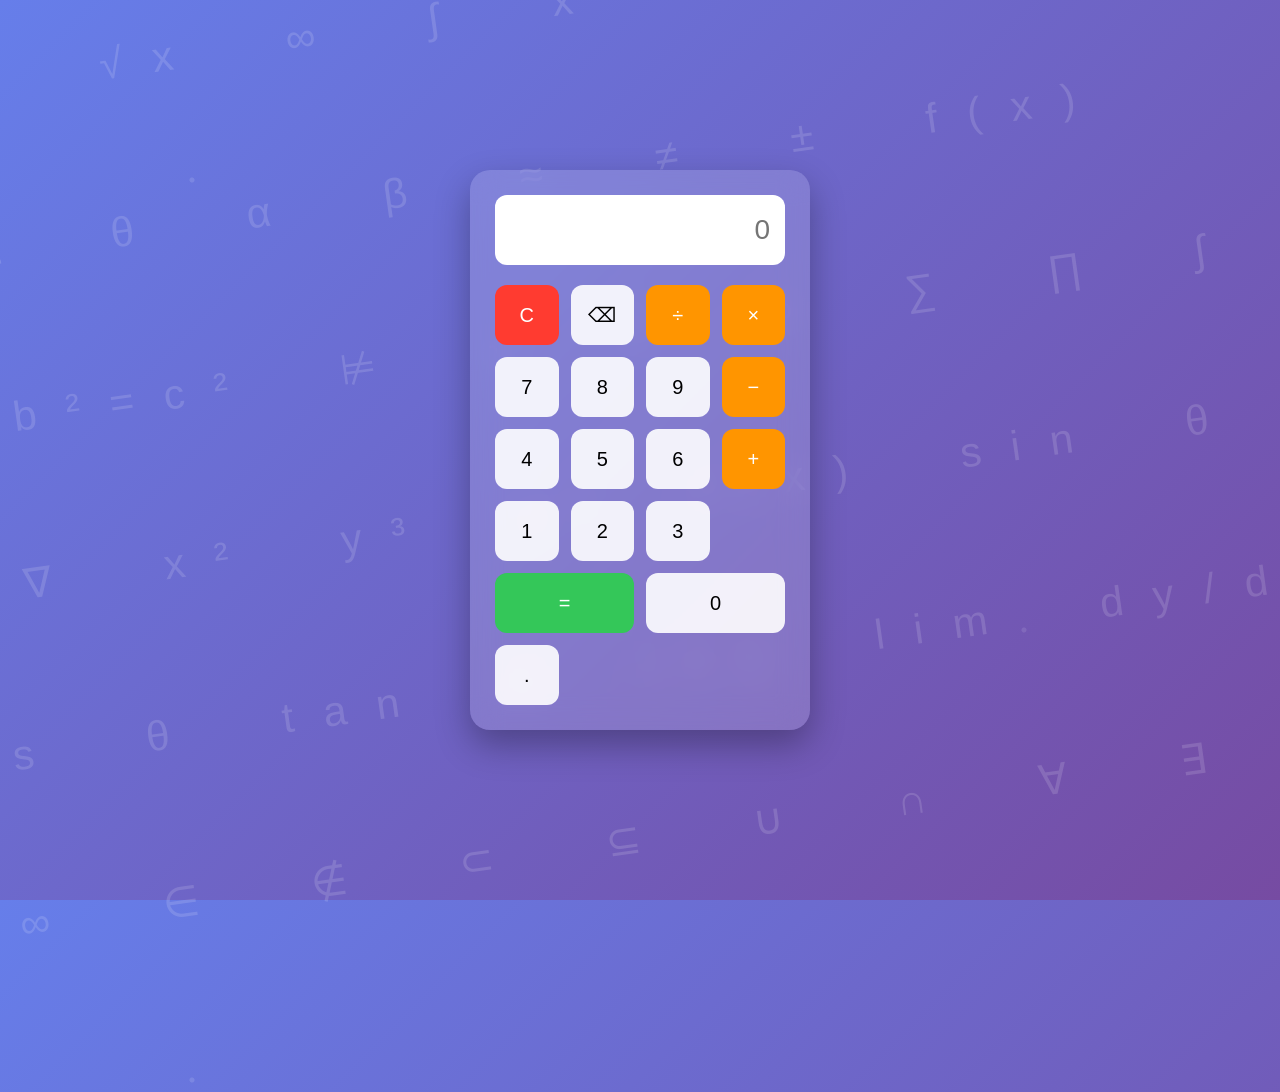
<file: Calculator/index.html>
<!DOCTYPE html>
<html lang="en">
<head>
    <meta charset="UTF-8">
    <meta name="viewport" content="width=device-width, initial-scale=1.0">

    <title>Modern Calculator</title>

    <style>
        * {
            margin: 0;
            padding: 0;
            box-sizing: border-box;
            font-family: Arial, sans-serif;
        }

        body {
    min-height: 100vh;
    display: flex;
    justify-content: center;
    align-items: center;
    overflow: hidden;

    background:
        radial-gradient(circle at 15% 20%, rgba(255,255,255,.12) 0 2px, transparent 3px),
        radial-gradient(circle at 80% 70%, rgba(255,255,255,.10) 0 2px, transparent 3px),
        linear-gradient(135deg, #667eea, #764ba2);

    position: relative;
}

/* Mathematical symbols */
body::before {
    content: "∑   π   √x   ∞   ∫   x²   y = mx + c   Δ   θ   α   β   ≈   ≠   ±   f(x)   a²+b²=c² ⊭ √ ∛ ∞ ∑ ∏ ∫ ∂ ∆ ∇ x² y³ aⁿ f(x) sin θ cos θ tan θ log lim dy/dx ∫₀∞ ∈ ∉ ⊂ ⊆ ∪ ∩ ∀ ∃ ∅";

    position: absolute;
    inset: 0;

    font-size: 35px;
    line-height: 4;
    letter-spacing: 25px;
    word-spacing: 35px;

    color: rgba(255,255,255,0.14);

    transform: rotate(-8deg) scale(1.2);

    pointer-events: none;
    z-index: 0;
}

/* Calculator upar rahe */
.calculator {
    position: relative;
    z-index: 2;
}

        .calculator {
            width: 340px;
            padding: 25px;
            border-radius: 20px;
            background: rgba(255, 255, 255, 0.15);
            backdrop-filter: blur(15px);
            box-shadow: 0 15px 35px rgba(0, 0, 0, 0.3);
        }

        #display {
            width: 100%;
            height: 70px;
            border: none;
            outline: none;
            border-radius: 12px;
            margin-bottom: 20px;
            padding: 15px;
            font-size: 28px;
            text-align: right;
            background: white;
            color: #222;
        }

        .buttons {
            display: grid;
            grid-template-columns: repeat(4, 1fr);
            gap: 12px;
        }

        button {
            height: 60px;
            border: none;
            border-radius: 12px;
            font-size: 20px;
            cursor: pointer;
            transition: 0.2s;
            background: rgba(255, 255, 255, 0.9);
        }

        button:hover {
            transform: translateY(-3px);
            box-shadow: 0 5px 15px rgba(0,0,0,0.2);
        }

        .operator {
            background: #ff9500;
            color: white;
        }

        .clear {
            background: #ff3b30;
            color: white;
        }

        .equal {
            background: #34c759;
            color: white;
            grid-column: span 2;
        }

        .zero {
            grid-column: span 2;
        }
    </style>
</head>

<body>

    <div class="calculator">

        <input type="text" id="display" placeholder="0" readonly>

        <div class="buttons">

            <button class="clear" onclick="clearDisplay()">C</button>
            <button onclick="deleteLast()">⌫</button>
            <button class="operator" onclick="appendValue('/')">÷</button>
            <button class="operator" onclick="appendValue('*')">×</button>

            <button onclick="appendValue('7')">7</button>
            <button onclick="appendValue('8')">8</button>
            <button onclick="appendValue('9')">9</button>
            <button class="operator" onclick="appendValue('-')">−</button>

            <button onclick="appendValue('4')">4</button>
            <button onclick="appendValue('5')">5</button>
            <button onclick="appendValue('6')">6</button>
            <button class="operator" onclick="appendValue('+')">+</button>

            <button onclick="appendValue('1')">1</button>
            <button onclick="appendValue('2')">2</button>
            <button onclick="appendValue('3')">3</button>

            <button class="equal" onclick="calculate()">=</button>

            <button class="zero" onclick="appendValue('0')">0</button>
            <button onclick="appendValue('.')">.</button>

        </div>
    </div>


    <script>

        const display = document.getElementById("display");

        function appendValue(value) {
            display.value += value;
        }

        function clearDisplay() {
            display.value = "";
        }

        function deleteLast() {
            display.value = display.value.slice(0, -1);
        }

        function calculate() {

            try {

                if (display.value === "") return;

                display.value = eval(display.value);

            } catch (error) {

                display.value = "Error";

            }
        }


        // Keyboard Support

        document.addEventListener("keydown", function(event) {

            const key = event.key;

            if (
                (key >= "0" && key <= "9") ||
                key === "+" ||
                key === "-" ||
                key === "*" ||
                key === "/" ||
                key === "."
            ) {

                appendValue(key);

            }

            else if (key === "Enter" || key === "=") {

                calculate();

            }

            else if (key === "Backspace") {

                deleteLast();

            }

            else if (key === "Escape") {

                clearDisplay();

            }

        });

    </script>

</body>
</html>
</file>
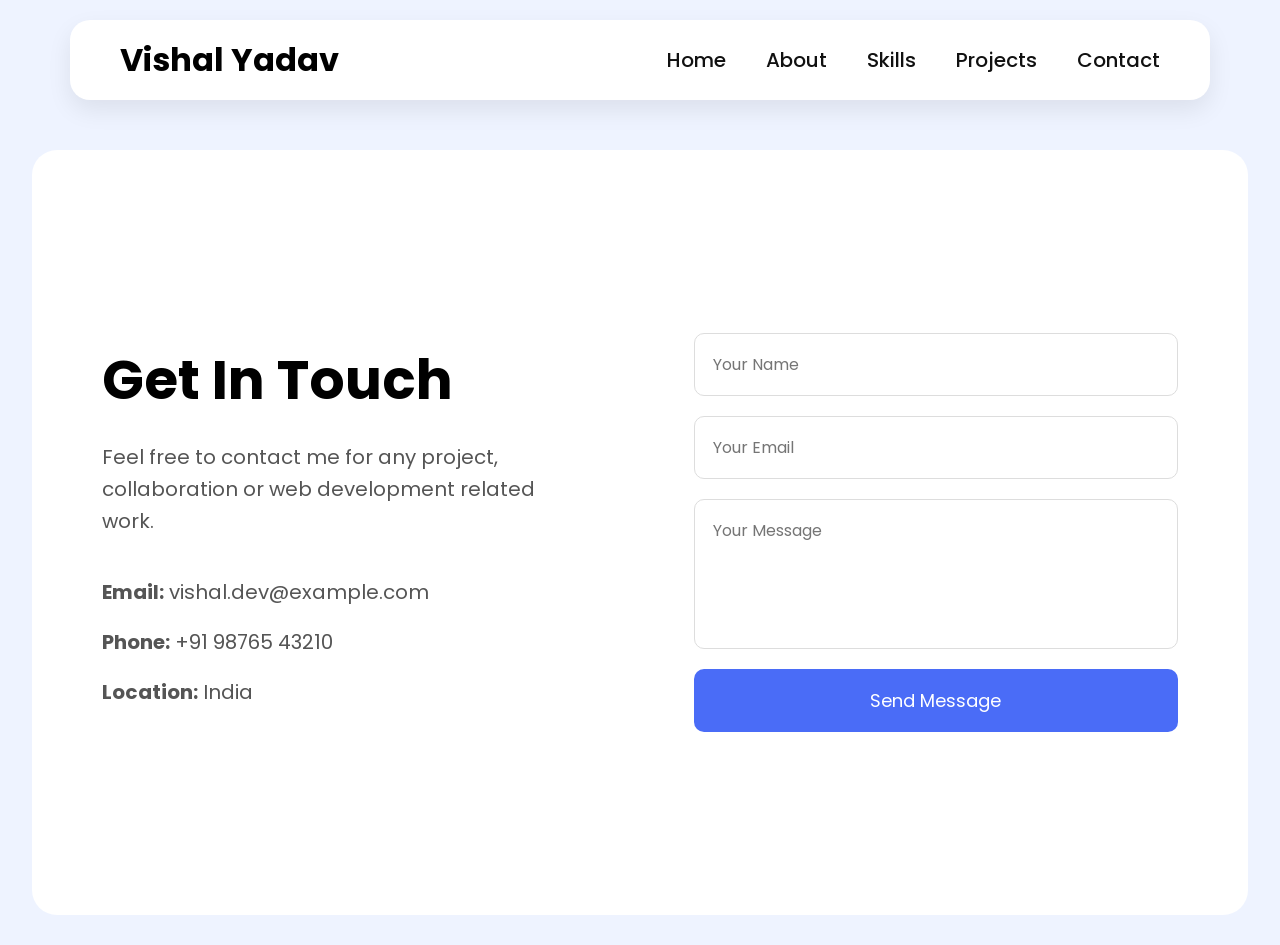
<file: Portfolio/contact.html>
<!DOCTYPE html>
<html lang="en">

<head>

    <meta charset="UTF-8">

    <meta name="viewport" content="width=device-width, initial-scale=1.0">

    <title>Contact | Vishal Yadav</title>

    <link rel="stylesheet" href="style.css">

    <link href="https://fonts.googleapis.com/css2?family=Poppins:wght@300;400;500;600;700&display=swap"
        rel="stylesheet">

</head>

<body>

<header>

<nav>

<h2 class="logo">Vishal Yadav</h2>

<ul>

<li><a href="index.html">Home</a></li>

<li><a href="about.html">About</a></li>

<li><a href="skills.html">Skills</a></li>

<li><a href="projects.html">Projects</a></li>

<li><a href="contact.html">Contact</a></li>

</ul>

</nav>

</header>


<section class="contact-page">

<div class="contact-left">

<h1>Get In Touch</h1>

<p>
Feel free to contact me for any project, collaboration
or web development related work.
</p>

<div class="contact-details">

<p><strong>Email:</strong> vishal.dev@example.com</p>

<p><strong>Phone:</strong> +91 98765 43210</p>

<p><strong>Location:</strong> India</p>

</div>

</div>


<div class="contact-right">

<form>

<input type="text" placeholder="Your Name">

<input type="email" placeholder="Your Email">

<textarea placeholder="Your Message"></textarea>

<button type="submit">Send Message</button>

</form>

</div>

</section>

</body>

</html>
</file>
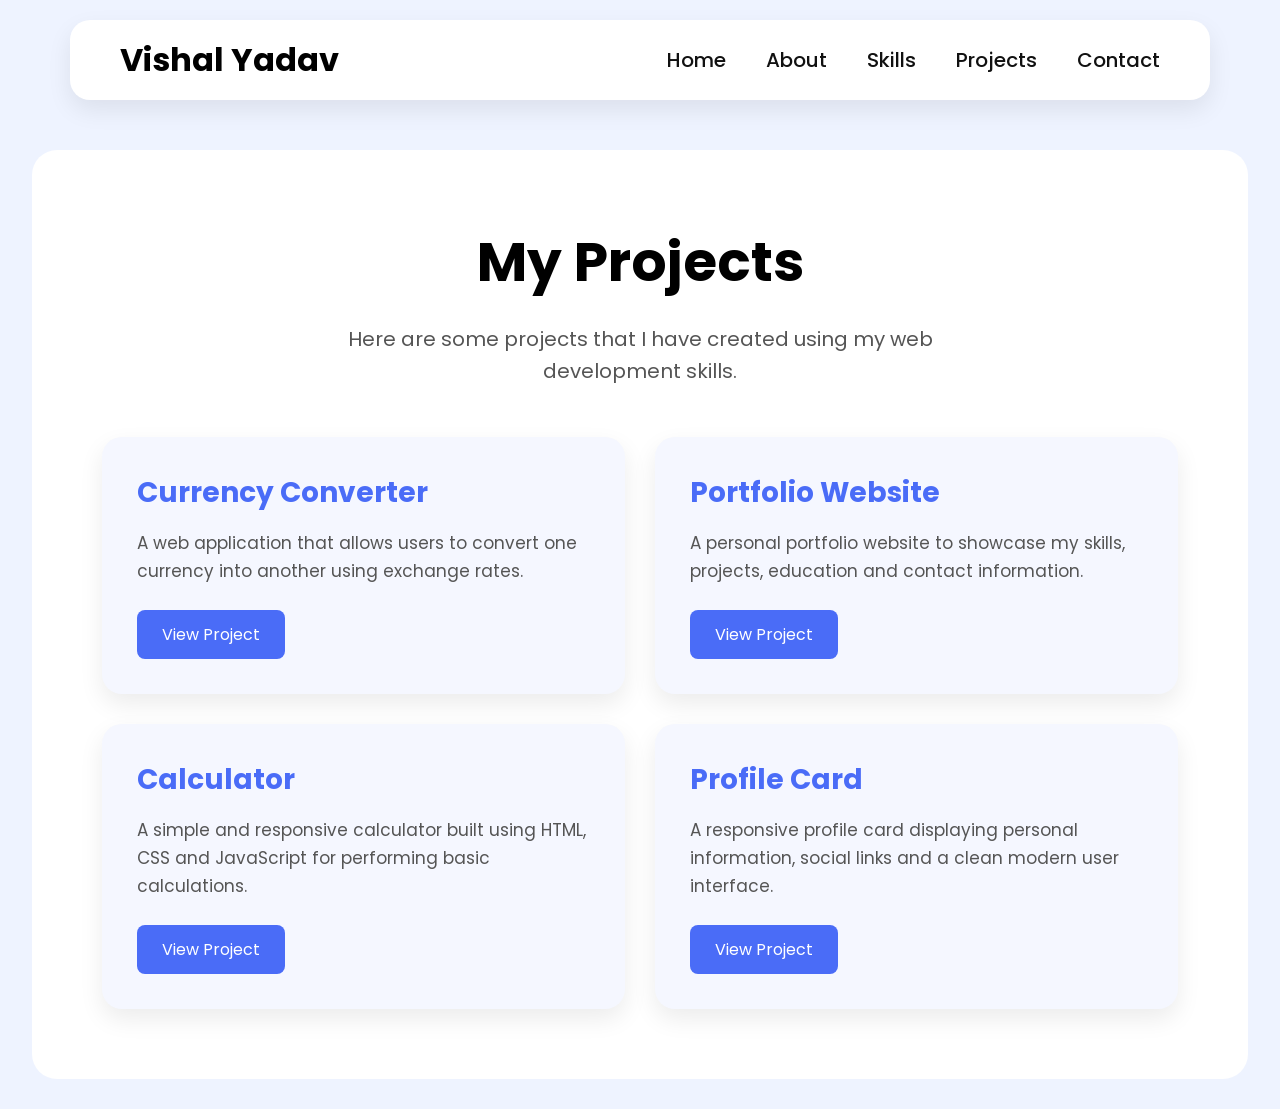
<file: Portfolio/projects.html>
<!DOCTYPE html>
<html lang="en">

<head>

    <meta charset="UTF-8">

    <meta name="viewport" content="width=device-width, initial-scale=1.0">

    <title>Projects | Vishal Yadav</title>

    <link rel="stylesheet" href="style.css">

    <link href="https://fonts.googleapis.com/css2?family=Poppins:wght@300;400;500;600;700&display=swap"
        rel="stylesheet">

</head>

<body>

<header>

<nav>

<h2 class="logo">Vishal Yadav</h2>

<ul>

<li><a href="index.html">Home</a></li>

<li><a href="about.html">About</a></li>

<li><a href="skills.html">Skills</a></li>

<li><a href="projects.html">Projects</a></li>

<li><a href="contact.html">Contact</a></li>

</ul>

</nav>

</header>


<section class="projects-page">

<h1>My Projects</h1>

<p class="projects-text">
Here are some projects that I have created using my web development skills.
</p>


<div class="projects-box">


<div class="project">

<h2>Currency Converter</h2>

<p>
A web application that allows users to convert one currency
into another using exchange rates.
</p>

<a href="#">View Project</a>

</div>


<div class="project">

<h2>Portfolio Website</h2>

<p>
A personal portfolio website to showcase my skills,
projects, education and contact information.
</p>

<a href="#">View Project</a>

</div>


<div class="project">

<h2>Calculator</h2>

<p>
A simple and responsive calculator built using HTML,
CSS and JavaScript for performing basic calculations.
</p>

<a href="#">View Project</a>

</div>


<div class="project">

<h2>Profile Card</h2>

<p>
A responsive profile card displaying personal information,
social links and a clean modern user interface.
</p>

<a href="#">View Project</a>

</div>


</div>

</section>

</body>

</html>
</file>
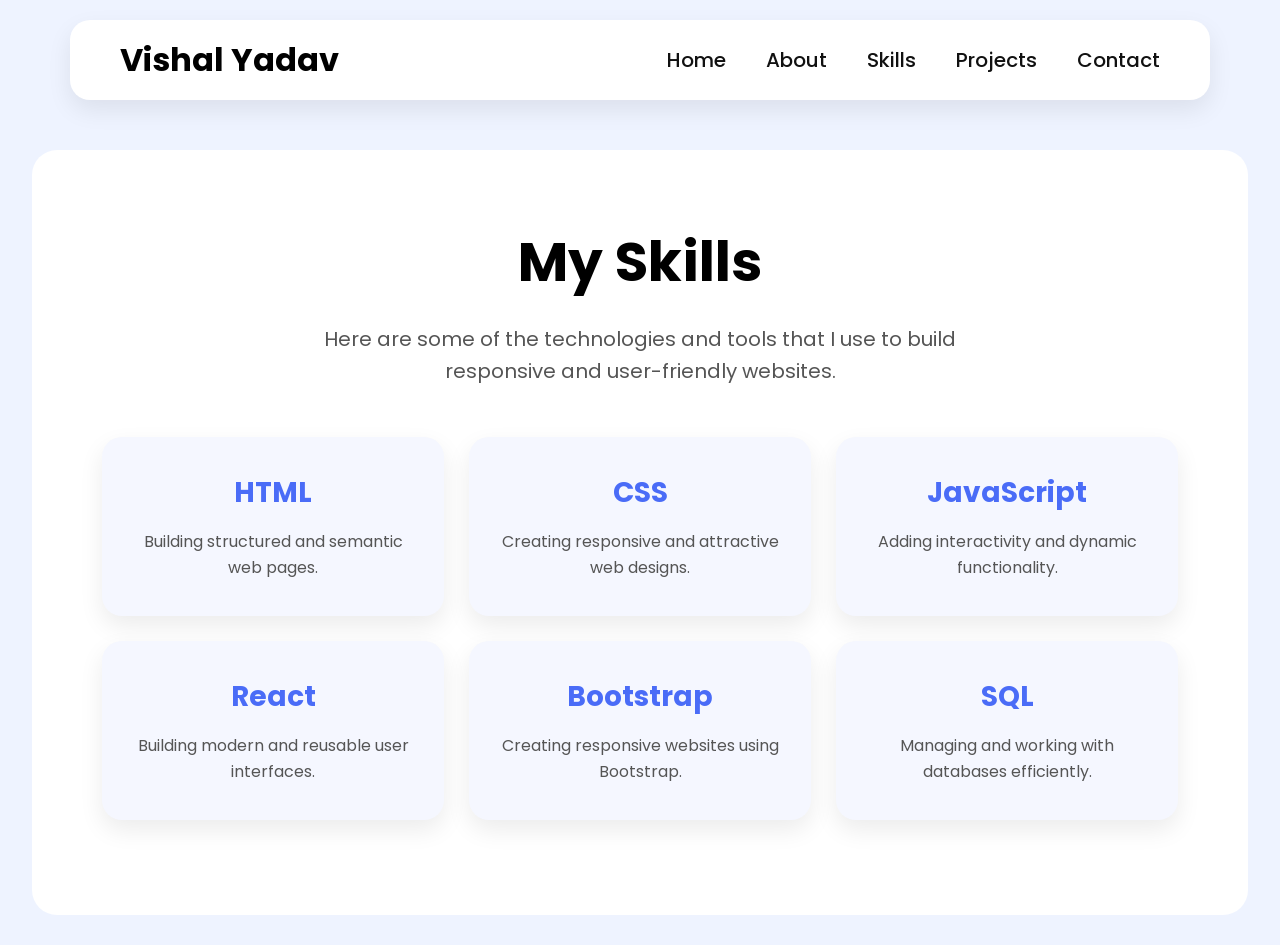
<file: Portfolio/skills.html>
<!DOCTYPE html>
<html lang="en">

<head>
    <meta charset="UTF-8">
    <meta name="viewport" content="width=device-width, initial-scale=1.0">

    <title>Skills | Vishal Yadav</title>

    <link rel="stylesheet" href="style.css">

    <link href="https://fonts.googleapis.com/css2?family=Poppins:wght@300;400;500;600;700&display=swap"
        rel="stylesheet">

</head>

<body>

    <header>

        <nav>

            <h2 class="logo">Vishal Yadav</h2>

            <ul>
                <li><a href="index.html">Home</a></li>
                <li><a href="about.html">About</a></li>
                <li><a href="skills.html">Skills</a></li>
                <li><a href="projects.html">Projects</a></li>
                <li><a href="contact.html">Contact</a></li>
            </ul>

        </nav>

    </header>


    <section class="skills-page">

        <h1>My Skills</h1>

        <p class="skills-text">
            Here are some of the technologies and tools that I use
            to build responsive and user-friendly websites.
        </p>


        <div class="skills-box">

            <div class="skill">
                <h2>HTML</h2>
                <p>Building structured and semantic web pages.</p>
            </div>

            <div class="skill">
                <h2>CSS</h2>
                <p>Creating responsive and attractive web designs.</p>
            </div>

            <div class="skill">
                <h2>JavaScript</h2>
                <p>Adding interactivity and dynamic functionality.</p>
            </div>

            <div class="skill">
                <h2>React</h2>
                <p>Building modern and reusable user interfaces.</p>
            </div>

            <div class="skill">
                <h2>Bootstrap</h2>
                <p>Creating responsive websites using Bootstrap.</p>
            </div>

            <div class="skill">
                <h2>SQL</h2>
                <p>Managing and working with databases efficiently.</p>
            </div>

        </div>

    </section>

</body>

</html>
</file>
<file: Portfolio/style.css>
*{
    margin:0;
    padding:0;
    box-sizing:border-box;
    font-family:'Poppins',sans-serif;
}

body{
    background:#eef3ff;
}

/* Navbar */

header{
    width:100%;
    display:flex;
    justify-content:center;
    padding:20px;
}

nav{
    width:92%;
    height:80px;
    background:#fff;
    border-radius:20px;
    display:flex;
    justify-content:space-between;
    align-items:center;
    padding:0 50px;
    box-shadow:0 10px 25px rgba(0,0,0,.08);
}

.logo{
    font-size:32px;
    font-weight:700;
}

nav ul{
    display:flex;
    list-style:none;
}

nav ul li{
    margin-left:40px;
}

nav ul li a{
    text-decoration:none;
    color:#111;
    font-size:20px;
    font-weight:500;
    transition:.3s;
}

nav ul li a:hover{
    color:#4a6cf7;
}

/* Home */

.home{

    width:95%;
    height:85vh;

    background:white;

    margin:30px auto;

    border-radius:25px;

    display:flex;

    justify-content:space-between;

    align-items:center;

    padding:80px;

}

.left{

    width:50%;

}

.left h3{

    font-size:35px;

}

.left h1{

    font-size:90px;

    margin:20px 0;

}

.left span{

    color:#4a6cf7;

}

.left h2{

    font-size:60px;

}

.left p{

    font-size:24px;

    margin:30px 0;

    color:#555;

}

.btn{

    display:inline-block;

    padding:18px 45px;

    background:#4a6cf7;

    color:white;

    text-decoration:none;

    border-radius:10px;

    font-size:22px;

}

/* Right */

.right{

    width:45%;

    display:flex;

    justify-content:center;

    align-items:center;

}

.blob{

    width:520px;

    height:520px;

    background:#4a6cf7;

    border-radius:58% 42% 60% 40% / 41% 53% 47% 59%;

    overflow:hidden;

    display:flex;

    justify-content:center;

    align-items:flex-end;

}

.blob img{
    width:420px;
    object-fit:cover;
    position: relative;
    top: 100px;   
}
/* About Page */

.about-page{

    width:95%;
    min-height:85vh;

    background:white;

    margin:30px auto;

    border-radius:25px;

    display:flex;

    justify-content:space-between;

    align-items:center;

    padding:70px;

}

.about-left{

    width:40%;

    display:flex;

    justify-content:center;

}

.about-left img{

    width:350px;

    border-radius:20px;

    box-shadow:0 15px 30px rgba(0,0,0,.15);

}

.about-right{

    width:55%;

}

.about-right h1{

    font-size:55px;

    margin-bottom:20px;

}

.about-right p{

    font-size:22px;

    line-height:38px;

    color:#555;

    margin-bottom:15px;

}

.details{

    margin:30px 0;

}

.details p{

    font-size:20px;

    margin:10px 0;

}

/* Skills Page */

.skills-page{

    width:95%;
    min-height:85vh;

    background:white;

    margin:30px auto;

    border-radius:25px;

    padding:70px;

}

.skills-page h1{

    font-size:55px;

    text-align:center;

    margin-bottom:20px;

}

.skills-text{

    text-align:center;

    font-size:20px;

    color:#555;

    max-width:700px;

    margin:0 auto 50px;

    line-height:32px;

}

.skills-box{

    display:grid;

    grid-template-columns:repeat(3,1fr);

    gap:25px;

    max-width:1100px;

    margin:auto;

}

.skill{

    background:#f5f7ff;

    padding:35px 25px;

    border-radius:20px;

    text-align:center;

    box-shadow:0 10px 25px rgba(0,0,0,.08);

    transition:.3s;

}

.skill:hover{

    transform:translateY(-8px);

}

.skill h2{

    font-size:28px;

    color:#4a6cf7;

    margin-bottom:15px;

}

.skill p{

    font-size:16px;

    color:#555;

    line-height:26px;

}

/* Projects Page */

.projects-page{

    width:95%;

    min-height:85vh;

    background:white;

    margin:30px auto;

    border-radius:25px;

    padding:70px;

}

.projects-page h1{

    font-size:55px;

    text-align:center;

    margin-bottom:20px;

}

.projects-text{

    text-align:center;

    font-size:20px;

    color:#555;

    max-width:700px;

    margin:0 auto 50px;

    line-height:32px;

}

.projects-box{

    display:grid;

    grid-template-columns:repeat(2,1fr);

    gap:30px;

    max-width:1100px;

    margin:auto;

}

.project{

    background:#f5f7ff;

    padding:35px;

    border-radius:20px;

    box-shadow:0 10px 25px rgba(0,0,0,.08);

    transition:.3s;

}

.project:hover{

    transform:translateY(-8px);

}

.project h2{

    font-size:28px;

    color:#4a6cf7;

    margin-bottom:15px;

}

.project p{

    font-size:17px;

    color:#555;

    line-height:28px;

    margin-bottom:25px;

}

.project a{

    display:inline-block;

    padding:12px 25px;

    background:#4a6cf7;

    color:white;

    text-decoration:none;

    border-radius:8px;

    font-size:16px;

    transition:.3s;

}

.project a:hover{

    background:#3455d1;

}

/* Contact Page */

.contact-page{

    width:95%;

    min-height:85vh;

    background:white;

    margin:30px auto;

    border-radius:25px;

    display:flex;

    justify-content:space-between;

    align-items:center;

    padding:70px;

}

.contact-left{

    width:45%;

}

.contact-left h1{

    font-size:55px;

    margin-bottom:20px;

}

.contact-left > p{

    font-size:20px;

    line-height:32px;

    color:#555;

}

.contact-details{

    margin-top:40px;

}

.contact-details p{

    font-size:20px;

    margin:20px 0;

    color:#555;

}

.contact-right{

    width:45%;

}

.contact-right form{

    display:flex;

    flex-direction:column;

}

.contact-right input,

.contact-right textarea{

    width:100%;

    padding:18px;

    margin-bottom:20px;

    border:1px solid #ddd;

    border-radius:10px;

    font-size:16px;

    font-family:'Poppins',sans-serif;

    outline:none;

}

.contact-right textarea{

    height:150px;

    resize:none;

}

.contact-right button{

    padding:18px;

    background:#4a6cf7;

    color:white;

    border:none;

    border-radius:10px;

    font-size:18px;

    cursor:pointer;

    font-family:'Poppins',sans-serif;

}

.contact-right button:hover{

    background:#3455d1;

}
</file>
